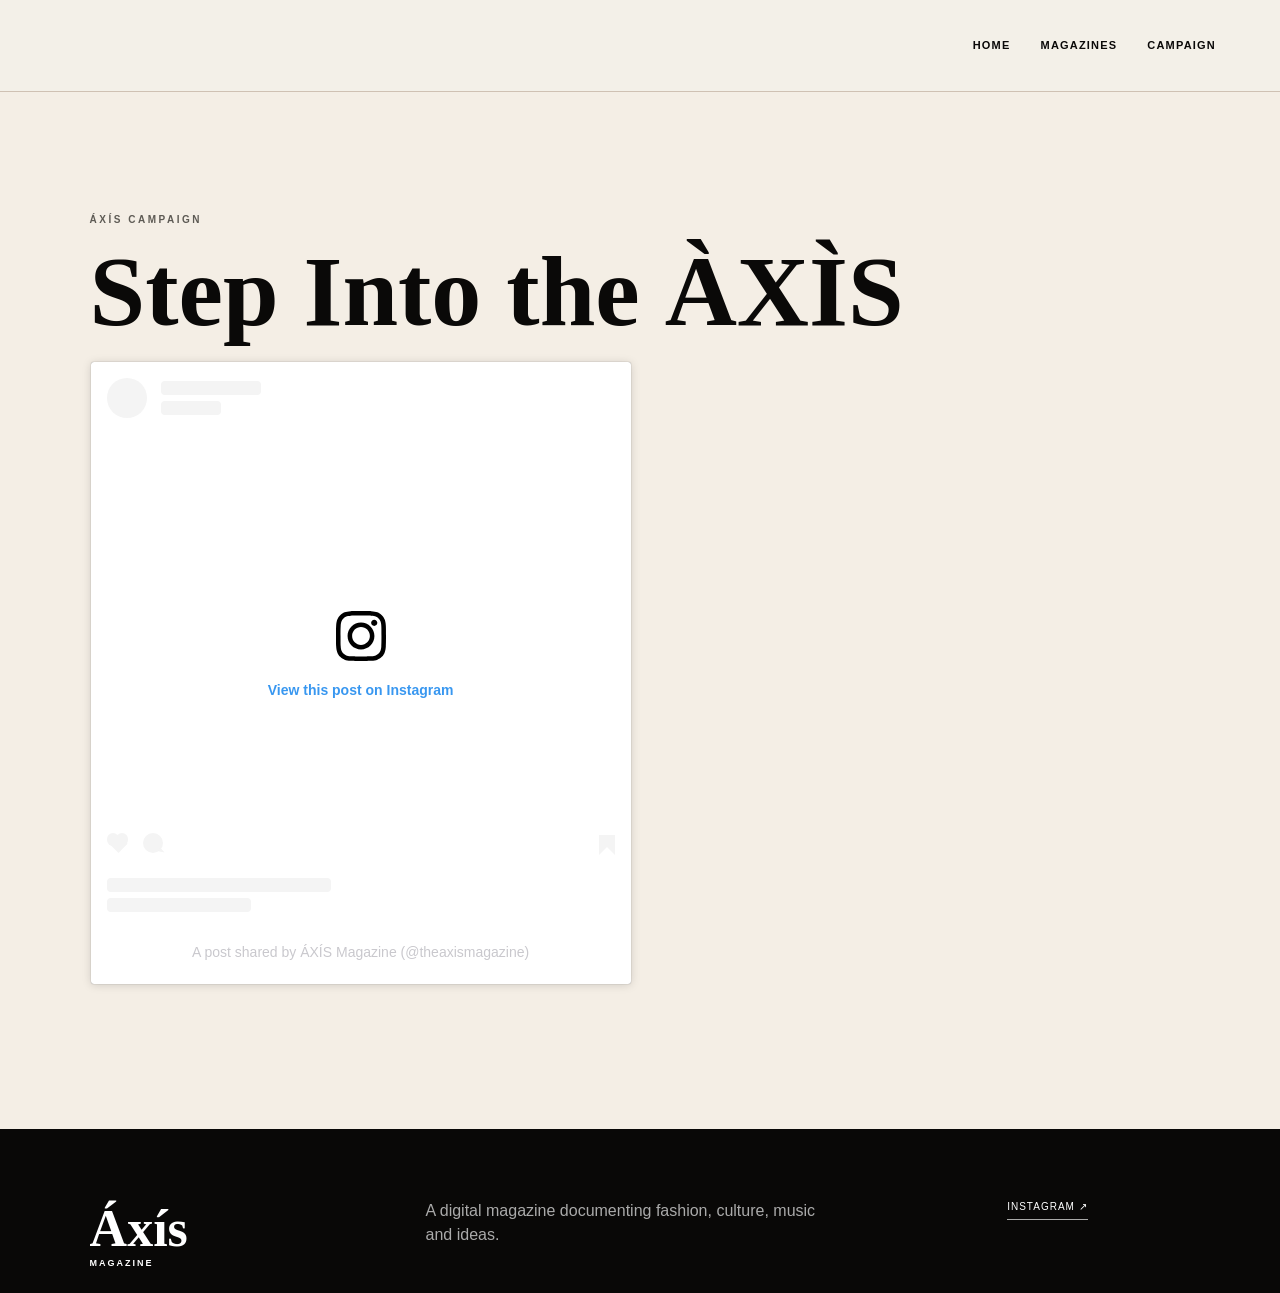
<file: Axis_Magazine_Music_Update/campaign.html>
<!doctype html>
<html lang="en">
<head>
<meta charset="utf-8">
<meta name="viewport" content="width=device-width,initial-scale=1">
<title>Campaign — Áxís Magazine</title>
<link rel="stylesheet" href="css/style.css">
</head>
<body>
<header class="site-header">
  <a class="brand" href="index.html"></a>
  <nav class="desktop-nav">
    <a href="index.html">Home</a>
    <a href="magazines.html">Magazines</a>
    <a href="campaign.html">Campaign</a>
  </nav>
</header>
<main style="min-height:70vh;padding:120px 7vw">
  <p class="eyebrow dark">ÁXÍS CAMPAIGN</p>
  <h1 style="font-family:Georgia,serif;font-size:clamp(60px,9vw,100px);line-height:.9">Step Into the ÀXÌS</h1>
 <br><blockquote class="instagram-media" data-instgrm-captioned data-instgrm-permalink="https://www.instagram.com/reel/DZenUvDMvJ6/?utm_source=ig_embed&amp;utm_campaign=loading" data-instgrm-version="14" style=" background:#FFF; border:0; border-radius:3px; box-shadow:0 0 1px 0 rgba(0,0,0,0.5),0 1px 10px 0 rgba(0,0,0,0.15); margin: 1px; max-width:540px; min-width:326px; padding:0; width:99.375%; width:-webkit-calc(100% - 2px); width:calc(100% - 2px);"><div style="padding:16px;"> <a href="https://www.instagram.com/reel/DZenUvDMvJ6/?utm_source=ig_embed&amp;utm_campaign=loading" style=" background:#FFFFFF; line-height:0; padding:0 0; text-align:center; text-decoration:none; width:100%;" target="_blank"> <div style=" display: flex; flex-direction: row; align-items: center;"> <div style="background-color: #F4F4F4; border-radius: 50%; flex-grow: 0; height: 40px; margin-right: 14px; width: 40px;"></div> <div style="display: flex; flex-direction: column; flex-grow: 1; justify-content: center;"> <div style=" background-color: #F4F4F4; border-radius: 4px; flex-grow: 0; height: 14px; margin-bottom: 6px; width: 100px;"></div> <div style=" background-color: #F4F4F4; border-radius: 4px; flex-grow: 0; height: 14px; width: 60px;"></div></div></div><div style="padding: 19% 0;"></div> <div style="display:block; height:50px; margin:0 auto 12px; width:50px;"><svg width="50px" height="50px" viewBox="0 0 60 60" version="1.1" xmlns="https://www.w3.org/2000/svg" xmlns:xlink="https://www.w3.org/1999/xlink"><g stroke="none" stroke-width="1" fill="none" fill-rule="evenodd"><g transform="translate(-511.000000, -20.000000)" fill="#000000"><g><path d="M556.869,30.41 C554.814,30.41 553.148,32.076 553.148,34.131 C553.148,36.186 554.814,37.852 556.869,37.852 C558.924,37.852 560.59,36.186 560.59,34.131 C560.59,32.076 558.924,30.41 556.869,30.41 M541,60.657 C535.114,60.657 530.342,55.887 530.342,50 C530.342,44.114 535.114,39.342 541,39.342 C546.887,39.342 551.658,44.114 551.658,50 C551.658,55.887 546.887,60.657 541,60.657 M541,33.886 C532.1,33.886 524.886,41.1 524.886,50 C524.886,58.899 532.1,66.113 541,66.113 C549.9,66.113 557.115,58.899 557.115,50 C557.115,41.1 549.9,33.886 541,33.886 M565.378,62.101 C565.244,65.022 564.756,66.606 564.346,67.663 C563.803,69.06 563.154,70.057 562.106,71.106 C561.058,72.155 560.06,72.803 558.662,73.347 C557.607,73.757 556.021,74.244 553.102,74.378 C549.944,74.521 548.997,74.552 541,74.552 C533.003,74.552 532.056,74.521 528.898,74.378 C525.979,74.244 524.393,73.757 523.338,73.347 C521.94,72.803 520.942,72.155 519.894,71.106 C518.846,70.057 518.197,69.06 517.654,67.663 C517.244,66.606 516.755,65.022 516.623,62.101 C516.479,58.943 516.448,57.996 516.448,50 C516.448,42.003 516.479,41.056 516.623,37.899 C516.755,34.978 517.244,33.391 517.654,32.338 C518.197,30.938 518.846,29.942 519.894,28.894 C520.942,27.846 521.94,27.196 523.338,26.654 C524.393,26.244 525.979,25.756 528.898,25.623 C532.057,25.479 533.004,25.448 541,25.448 C548.997,25.448 549.943,25.479 553.102,25.623 C556.021,25.756 557.607,26.244 558.662,26.654 C560.06,27.196 561.058,27.846 562.106,28.894 C563.154,29.942 563.803,30.938 564.346,32.338 C564.756,33.391 565.244,34.978 565.378,37.899 C565.522,41.056 565.552,42.003 565.552,50 C565.552,57.996 565.522,58.943 565.378,62.101 M570.82,37.631 C570.674,34.438 570.167,32.258 569.425,30.349 C568.659,28.377 567.633,26.702 565.965,25.035 C564.297,23.368 562.623,22.342 560.652,21.575 C558.743,20.834 556.562,20.326 553.369,20.18 C550.169,20.033 549.148,20 541,20 C532.853,20 531.831,20.033 528.631,20.18 C525.438,20.326 523.257,20.834 521.349,21.575 C519.376,22.342 517.703,23.368 516.035,25.035 C514.368,26.702 513.342,28.377 512.574,30.349 C511.834,32.258 511.326,34.438 511.181,37.631 C511.035,40.831 511,41.851 511,50 C511,58.147 511.035,59.17 511.181,62.369 C511.326,65.562 511.834,67.743 512.574,69.651 C513.342,71.625 514.368,73.296 516.035,74.965 C517.703,76.634 519.376,77.658 521.349,78.425 C523.257,79.167 525.438,79.673 528.631,79.82 C531.831,79.965 532.853,80.001 541,80.001 C549.148,80.001 550.169,79.965 553.369,79.82 C556.562,79.673 558.743,79.167 560.652,78.425 C562.623,77.658 564.297,76.634 565.965,74.965 C567.633,73.296 568.659,71.625 569.425,69.651 C570.167,67.743 570.674,65.562 570.82,62.369 C570.966,59.17 571,58.147 571,50 C571,41.851 570.966,40.831 570.82,37.631"></path></g></g></g></svg></div><div style="padding-top: 8px;"> <div style=" color:#3897f0; font-family:Arial,sans-serif; font-size:14px; font-style:normal; font-weight:550; line-height:18px;">View this post on Instagram</div></div><div style="padding: 12.5% 0;"></div> <div style="display: flex; flex-direction: row; margin-bottom: 14px; align-items: center;"><div> <div style="background-color: #F4F4F4; border-radius: 50%; height: 12.5px; width: 12.5px; transform: translateX(0px) translateY(7px);"></div> <div style="background-color: #F4F4F4; height: 12.5px; transform: rotate(-45deg) translateX(3px) translateY(1px); width: 12.5px; flex-grow: 0; margin-right: 14px; margin-left: 2px;"></div> <div style="background-color: #F4F4F4; border-radius: 50%; height: 12.5px; width: 12.5px; transform: translateX(9px) translateY(-18px);"></div></div><div style="margin-left: 8px;"> <div style=" background-color: #F4F4F4; border-radius: 50%; flex-grow: 0; height: 20px; width: 20px;"></div> <div style=" width: 0; height: 0; border-top: 2px solid transparent; border-left: 6px solid #f4f4f4; border-bottom: 2px solid transparent; transform: translateX(16px) translateY(-4px) rotate(30deg)"></div></div><div style="margin-left: auto;"> <div style=" width: 0px; border-top: 8px solid #F4F4F4; border-right: 8px solid transparent; transform: translateY(16px);"></div> <div style=" background-color: #F4F4F4; flex-grow: 0; height: 12px; width: 16px; transform: translateY(-4px);"></div> <div style=" width: 0; height: 0; border-top: 8px solid #F4F4F4; border-left: 8px solid transparent; transform: translateY(-4px) translateX(8px);"></div></div></div> <div style="display: flex; flex-direction: column; flex-grow: 1; justify-content: center; margin-bottom: 24px;"> <div style=" background-color: #F4F4F4; border-radius: 4px; flex-grow: 0; height: 14px; margin-bottom: 6px; width: 224px;"></div> <div style=" background-color: #F4F4F4; border-radius: 4px; flex-grow: 0; height: 14px; width: 144px;"></div></div></a><p style=" color:#c9c8cd; font-family:Arial,sans-serif; font-size:14px; line-height:17px; margin-bottom:0; margin-top:8px; overflow:hidden; padding:8px 0 7px; text-align:center; text-overflow:ellipsis; white-space:nowrap;"><a href="https://www.instagram.com/reel/DZenUvDMvJ6/?utm_source=ig_embed&amp;utm_campaign=loading" style=" color:#c9c8cd; font-family:Arial,sans-serif; font-size:14px; font-style:normal; font-weight:normal; line-height:17px; text-decoration:none;" target="_blank">A post shared by ÁXÍS Magazine (@theaxismagazine)</a></p></div></blockquote>
<script async src="//www.instagram.com/embed.js"></script></br>
</main>
<footer>
  <div class="footer-top">
    <div class="footer-brand">Áxís<small>MAGAZINE</small></div>
    <div class="footer-description">A digital magazine documenting fashion, culture, music and ideas.</div>
    <div class="socials"><a href="https://www.instagram.com/theaxismagazine" target="_blank" rel="noopener noreferrer">Instagram ↗</a></div>
  </div>
</footer>
</body>
</html>
</file>
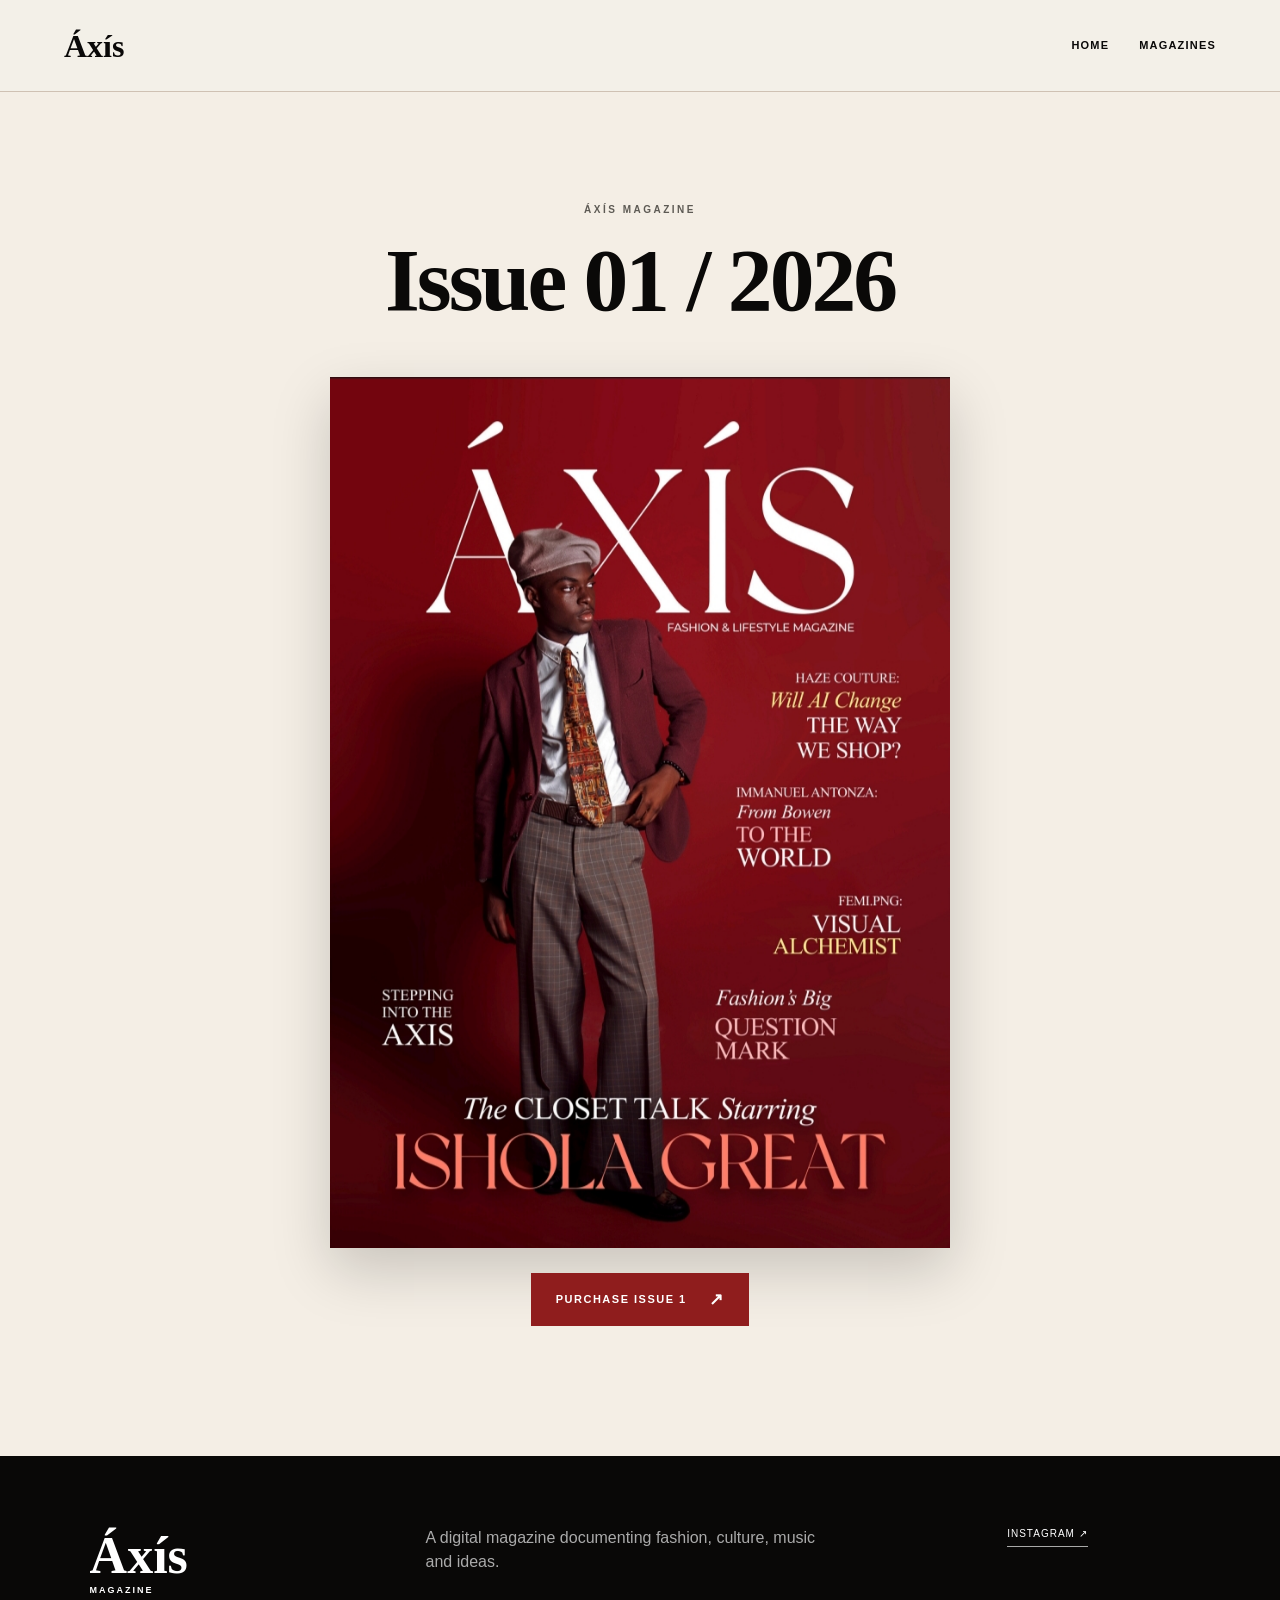
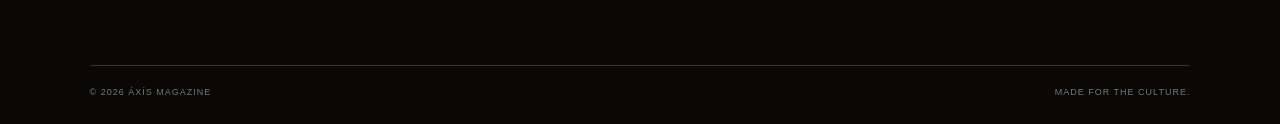
<file: Axis_Magazine_Music_Update/magazine.html>
<!DOCTYPE html>
<html lang="en">
<head>
  <meta charset="UTF-8">
  <meta name="viewport" content="width=device-width, initial-scale=1.0">
  <title>Magazines — Áxís Magazine</title>
  <link rel="stylesheet" href="css/style.css">

<style>
.magazine-page{
  min-height:70vh;
  padding:110px 7vw 130px;
  background:var(--paper);
}
.magazine-intro{
  max-width:760px;
  margin:0 auto;
  text-align:center;
}
.magazine-intro h1{
  font-family:var(--serif);
  font-size:clamp(48px,7vw,92px);
  line-height:.95;
  margin:18px 0 55px;
  letter-spacing:-3px;
}
.issue-card{
  max-width:620px;
  margin:0 auto;
}
.issue-card img{
  width:100%;
  height:auto;
  object-fit:cover;
  box-shadow:0 22px 55px rgba(0,0,0,.18);
}
.purchase-issue{
  display:inline-flex;
  align-items:center;
  justify-content:center;
  gap:22px;
  margin-top:25px;
  padding:16px 25px;
  background:var(--red);
  color:#fff;
  font:700 11px var(--sans);
  text-transform:uppercase;
  letter-spacing:1.5px;
  transition:transform .25s ease, background-color .25s ease;
}
.purchase-issue:hover{
  transform:scale(1.05);
  background:var(--deep-red);
}
.purchase-issue span{font-size:17px}
</style>

</head>
<body>
  <header class="site-header">
    <a class="brand" href="index.html" aria-label="Áxís Magazine home">
      <span>Áxís</span>
    </a>
    <nav class="desktop-nav" aria-label="Main navigation">
      <a href="index.html">Home</a>
      <a href="magazines.html">Magazines</a>
    </nav>
  </header>

  <main class="magazine-page">
    <section class="magazine-intro">
      <p class="eyebrow dark">ÁXÍS MAGAZINE</p>
      <h1>Issue 01 / 2026</h1>

      <div class="issue-card">
        <img src="images/issue-01-cover.jpg" alt="Áxís Magazine Issue 01 cover">
        <a class="purchase-issue" href="https://selar.com/m/axismagazine" target="_blank" rel="noopener noreferrer">
          Purchase Issue 1 <span>↗</span>
        </a>
      </div>
    </section>
  </main>

  <footer>
    <div class="footer-top">
      <div class="footer-brand">Áxís<small>MAGAZINE</small></div>
      <div class="footer-description">A digital magazine documenting fashion, culture, music and ideas.</div>
      <div class="socials">
        <a href="https://www.instagram.com/theaxismagazine" target="_blank" rel="noopener noreferrer">Instagram ↗</a>
      </div>
    </div>
    <div class="footer-bottom">
      <span>© 2026 Áxís Magazine</span>
      <span>Made for the culture.</span>
    </div>
  </footer>
</body>
</html>
</file>
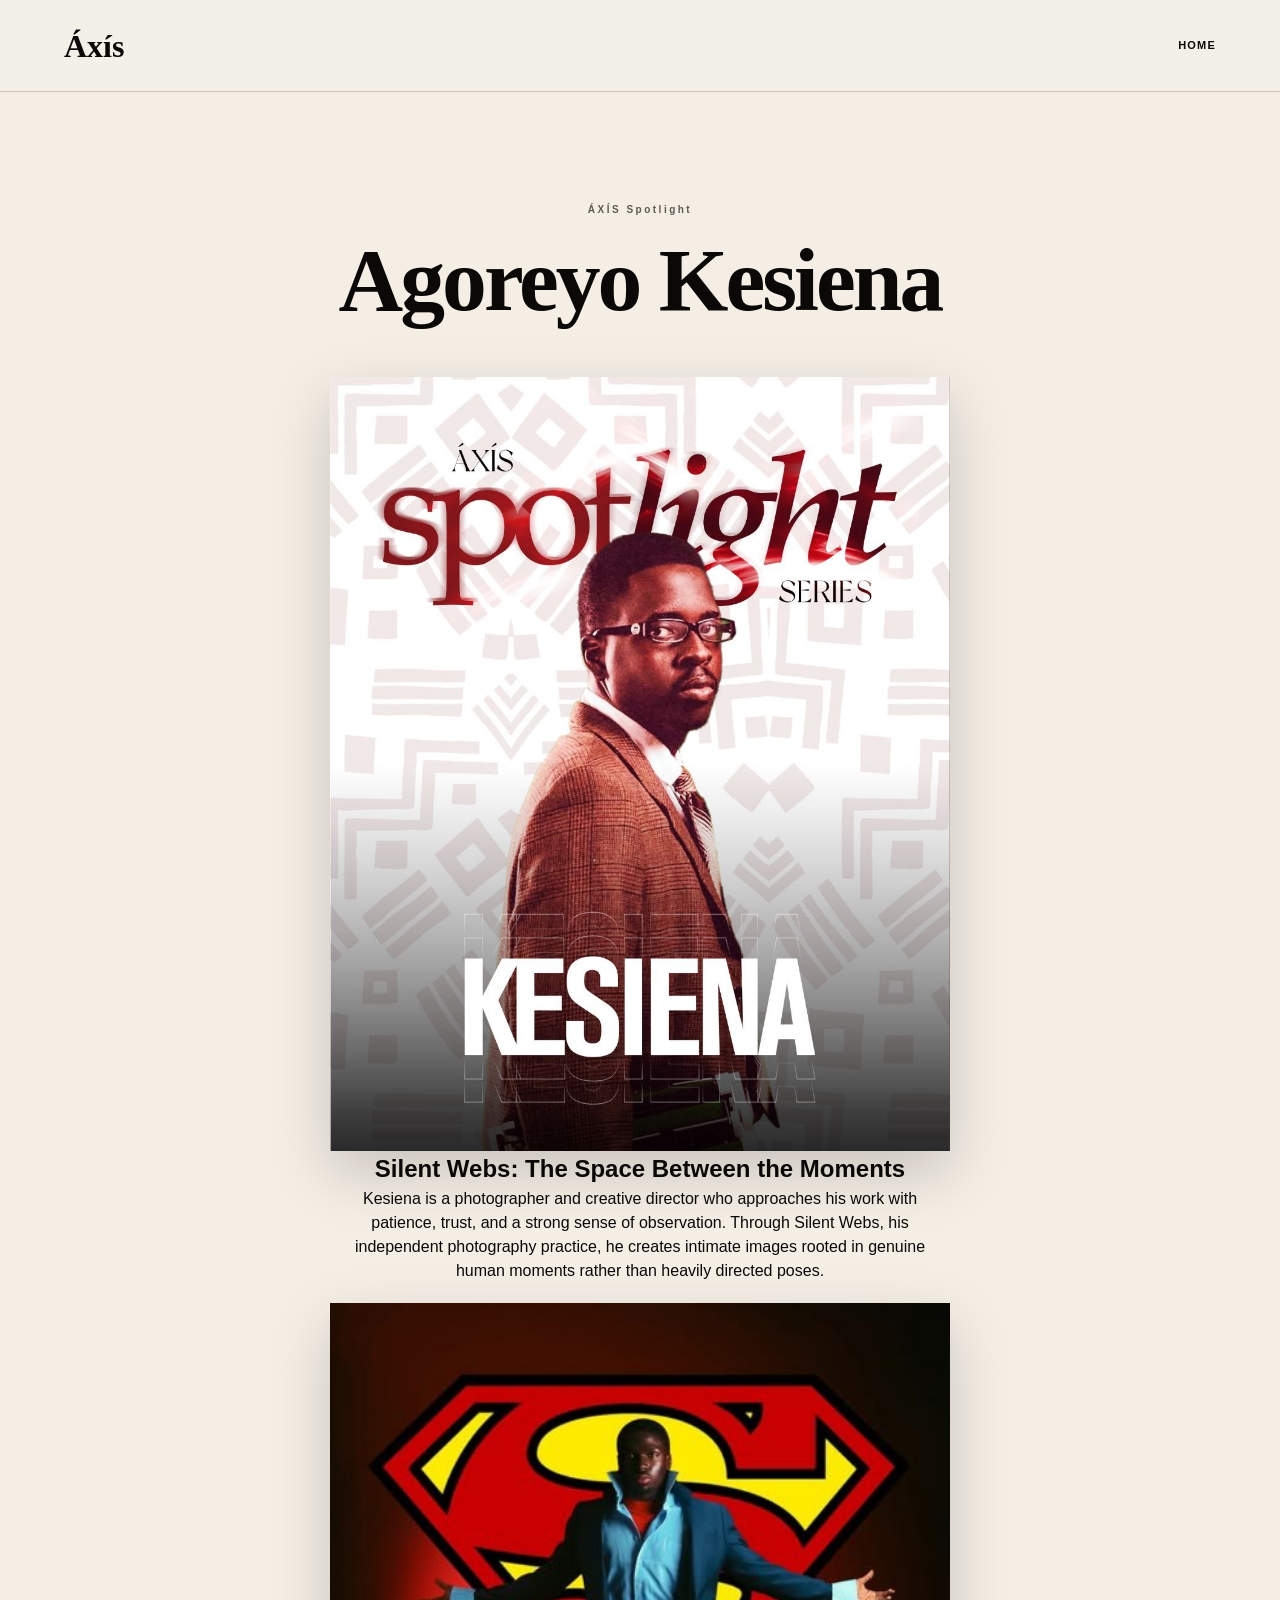
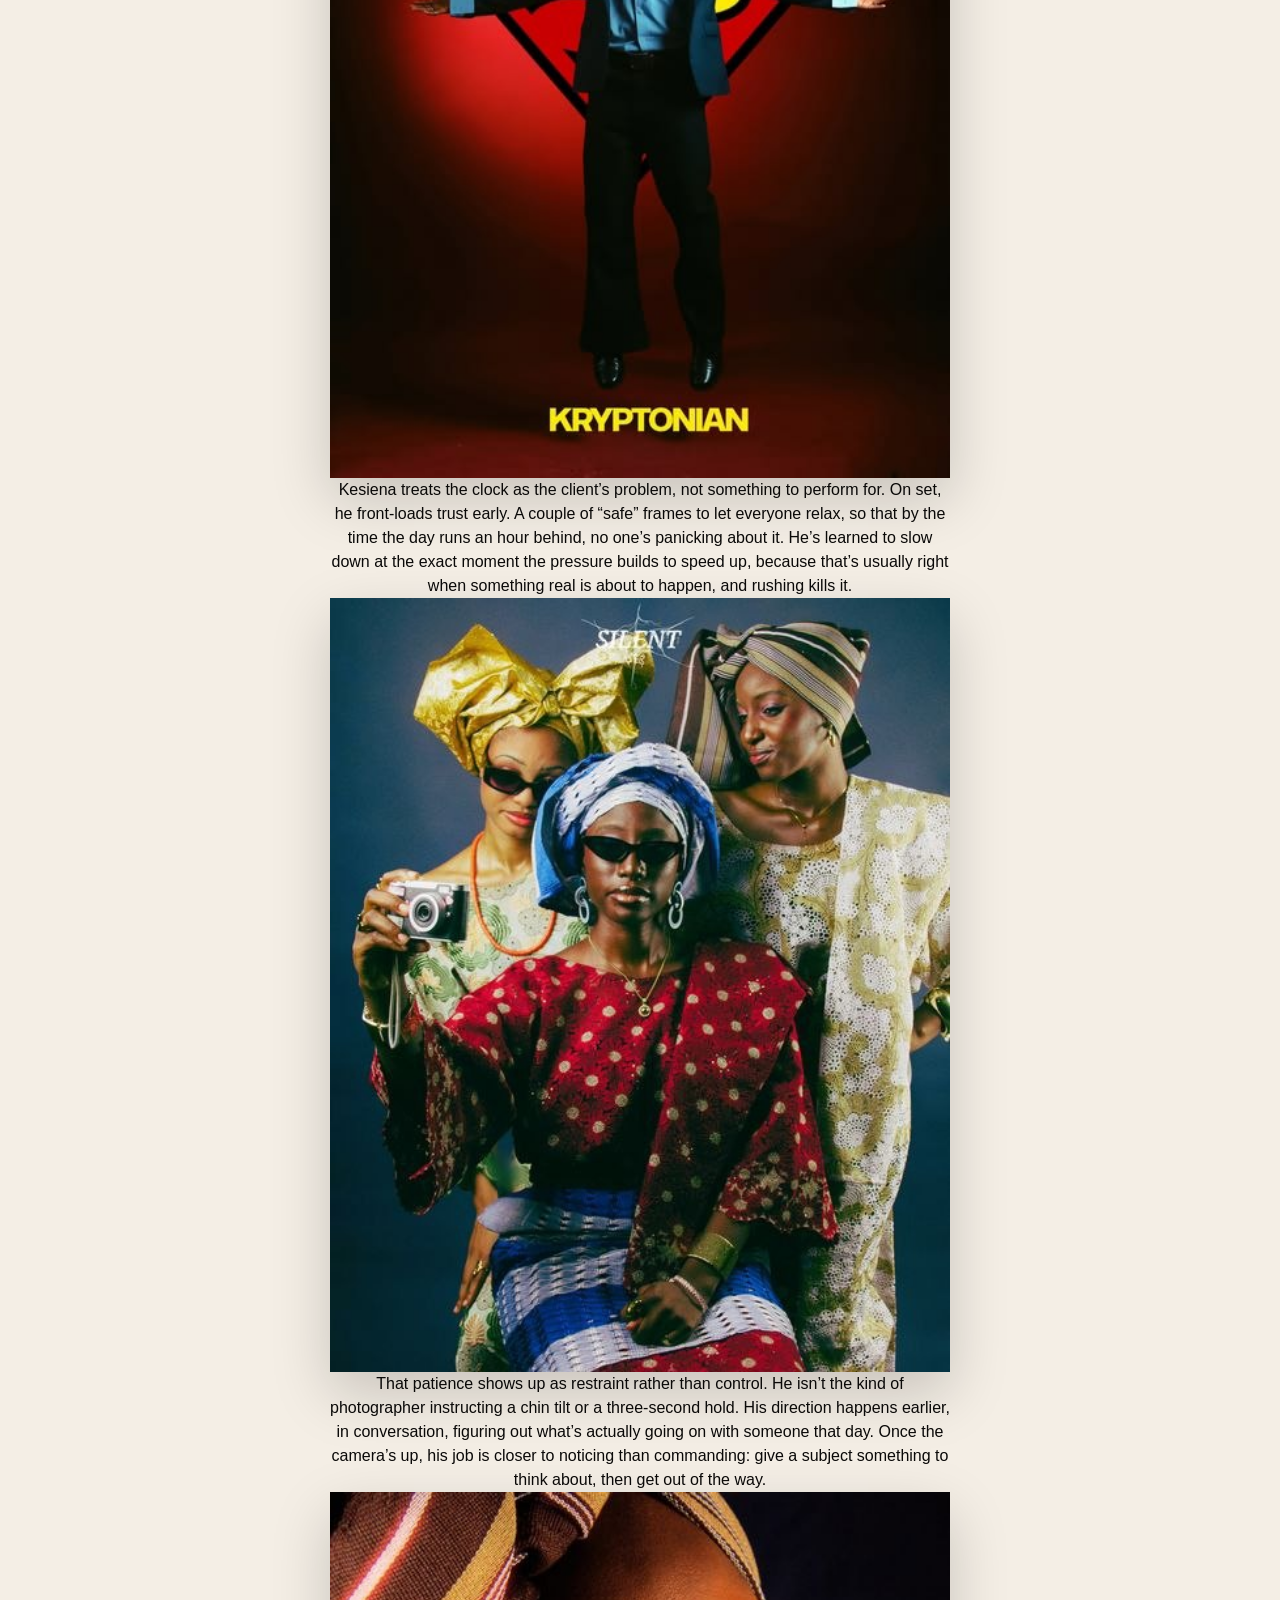
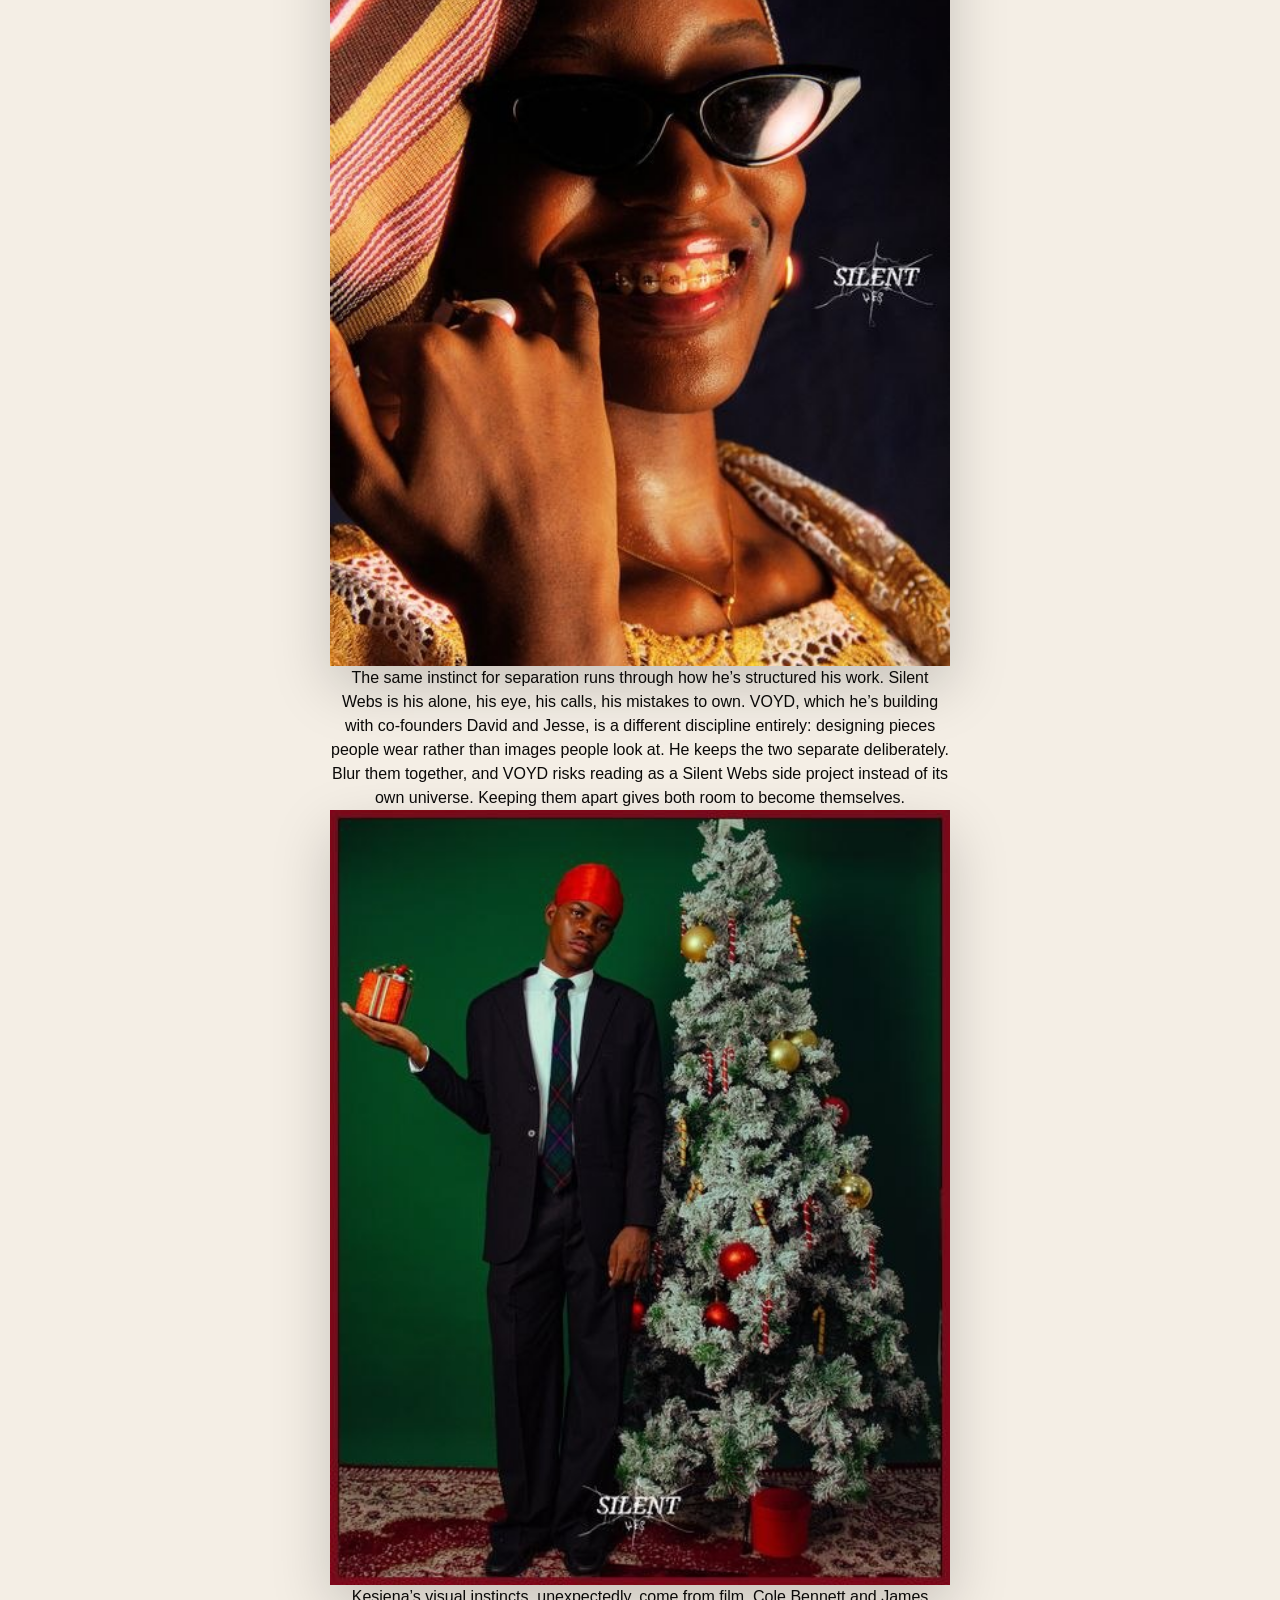
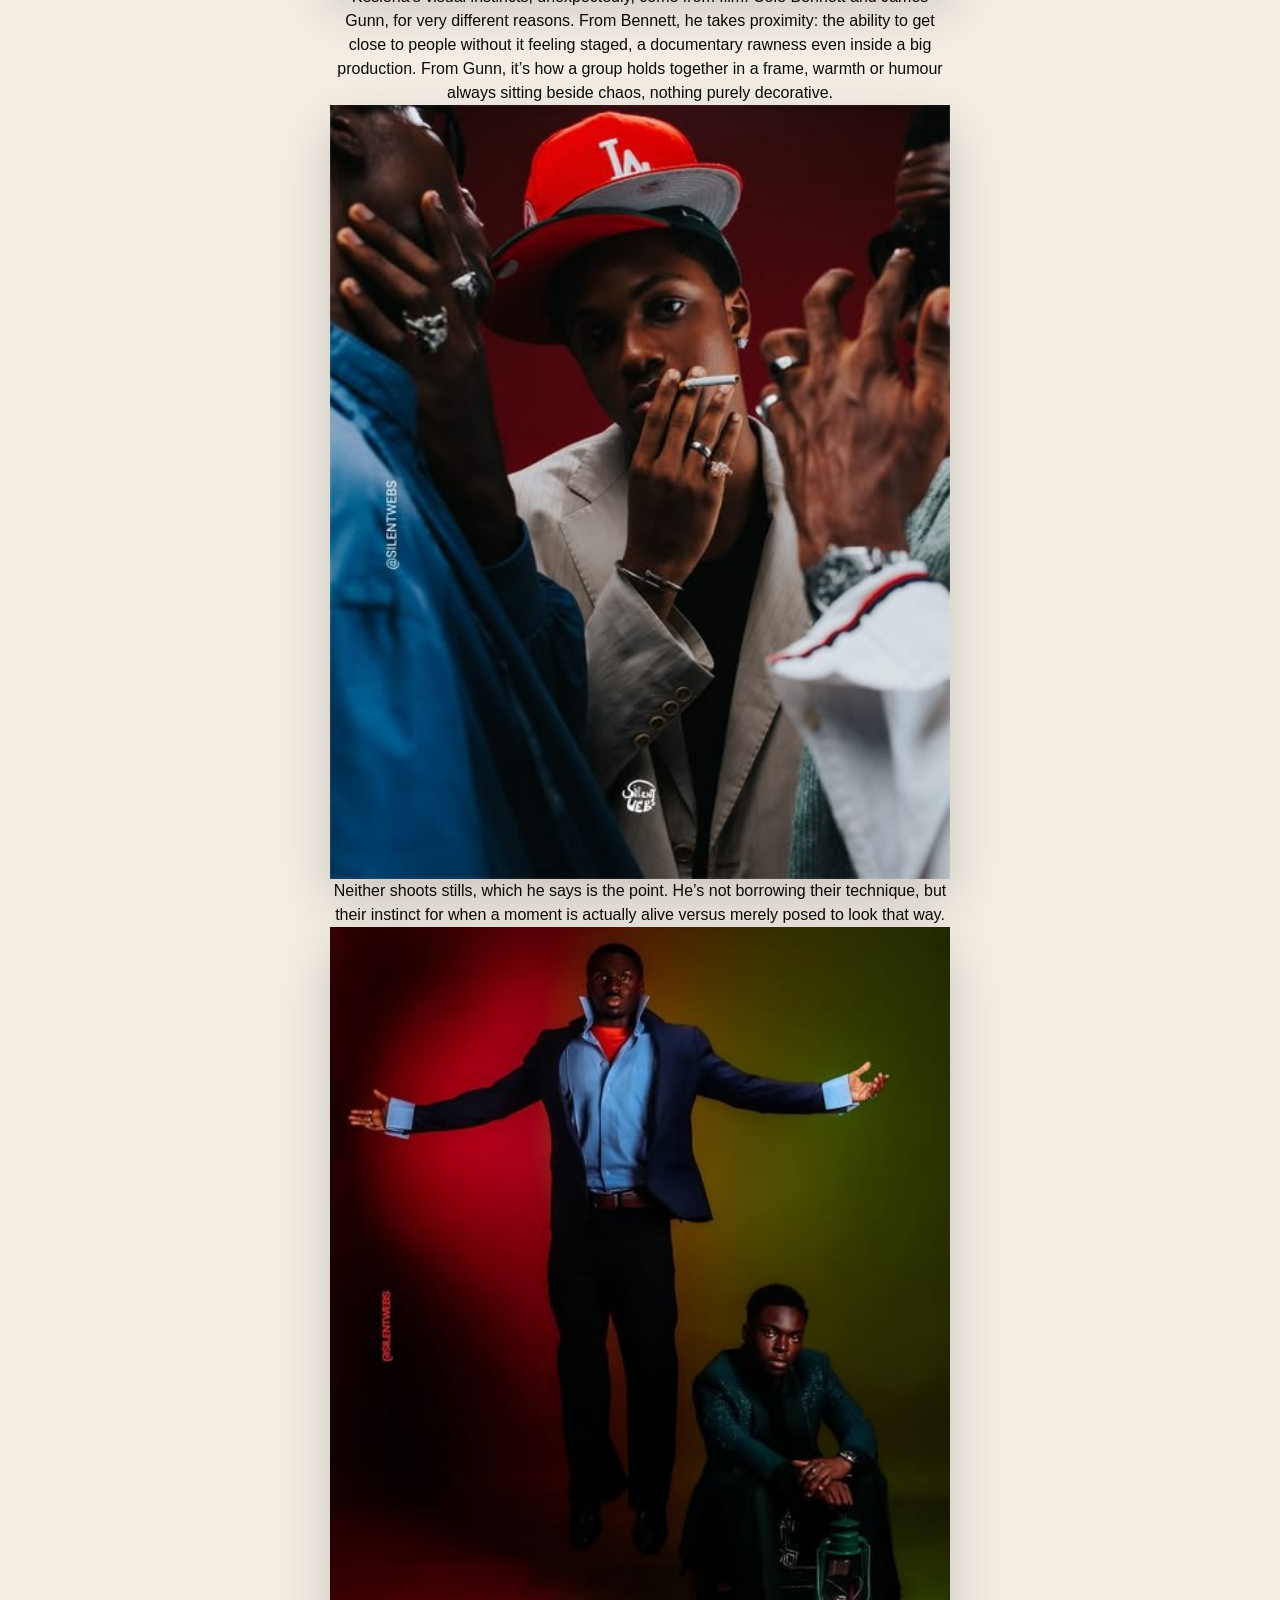
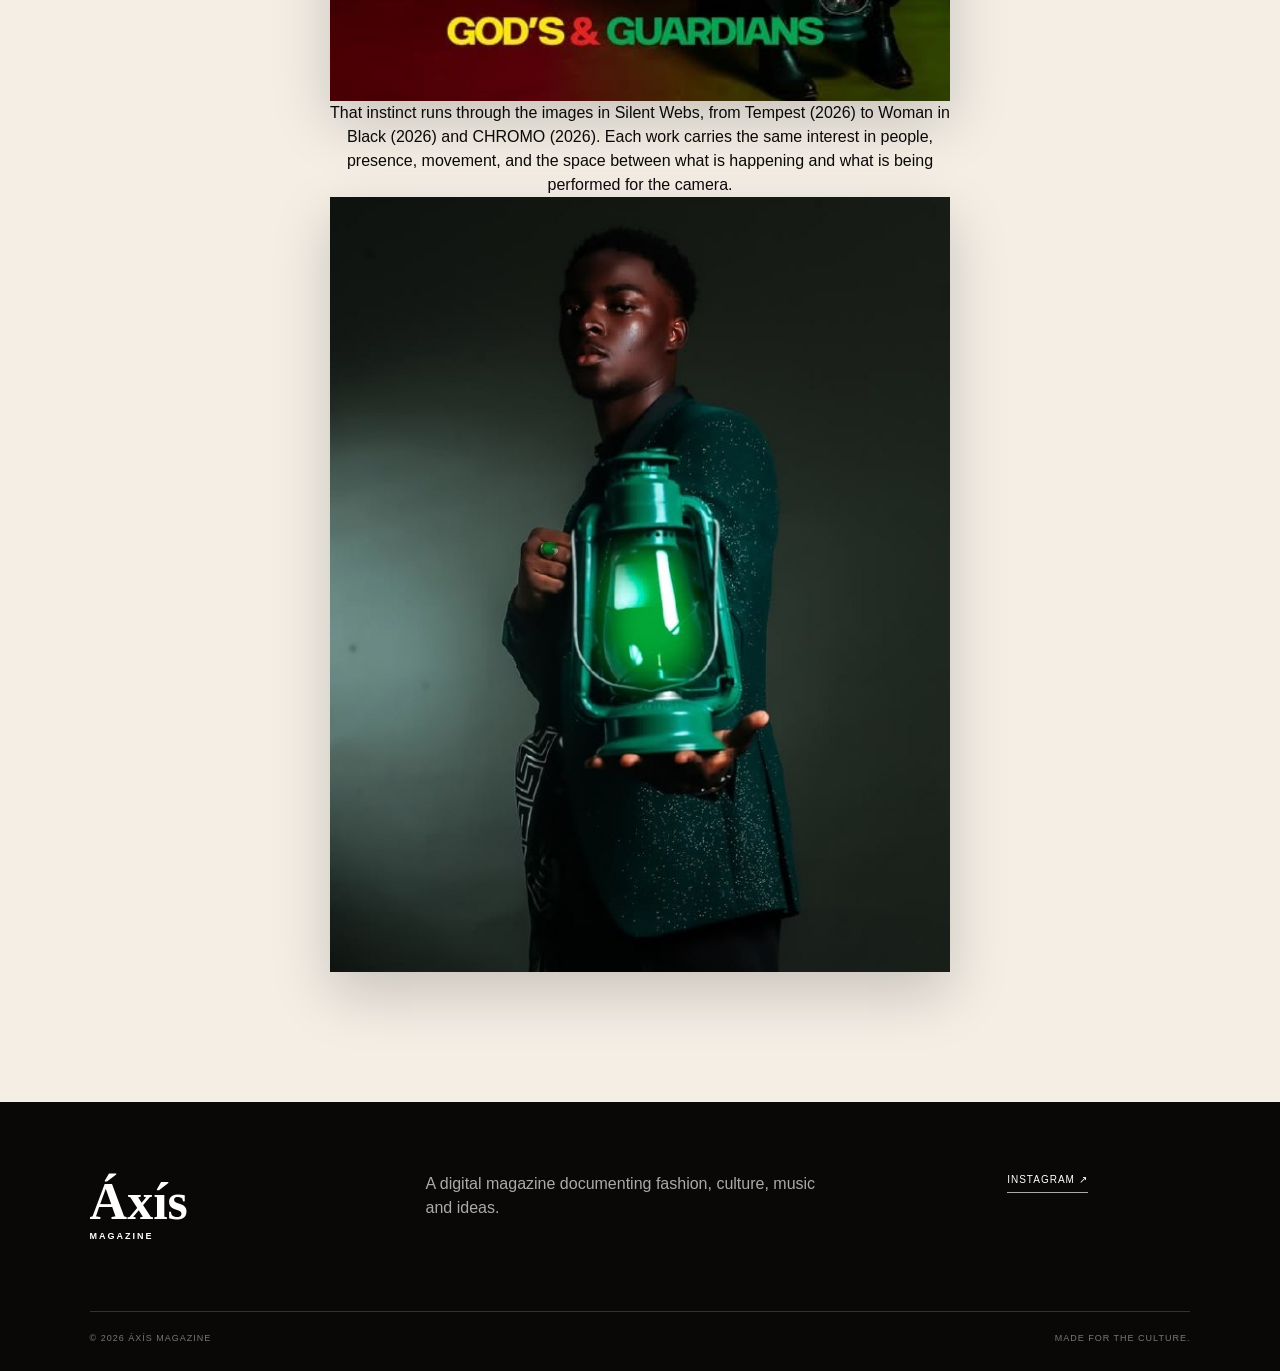
<file: Axis_Magazine_Music_Update/spotlight.html>
<!DOCTYPE html>
<html lang="en">
<head>
  <meta charset="UTF-8">
  <meta name="viewport" content="width=device-width, initial-scale=1.0">
  <title>Magazines — Áxís Magazine</title>
  <link rel="stylesheet" href="css/style.css">

<style>
.magazine-page{
  min-height:70vh;
  padding:110px 7vw 130px;
  background:var(--paper);
}
.magazine-intro{
  max-width:760px;
  margin:0 auto;
  text-align:center;
}
.magazine-intro h1{
  font-family:var(--serif);
  font-size:clamp(48px,7vw,92px);
  line-height:.95;
  margin:18px 0 55px;
  letter-spacing:-3px;
}
.issue-card{
  max-width:620px;
  margin:0 auto;
}
.issue-card img{
  width:100%;
  height:auto;
  object-fit:cover;
  box-shadow:0 22px 55px rgba(0,0,0,.18);
}
.purchase-issue{
  display:inline-flex;
  align-items:center;
  justify-content:center;
  gap:22px;
  margin-top:25px;
  padding:16px 25px;
  background:var(--red);
  color:#fff;
  font:700 11px var(--sans);
  text-transform:uppercase;
  letter-spacing:1.5px;
  transition:transform .25s ease, background-color .25s ease;
}
.purchase-issue:hover{
  transform:scale(1.05);
  background:var(--deep-red);
}
.purchase-issue span{font-size:17px}
</style>

</head>
<body>
  <header class="site-header">
    <a class="brand" href="index.html" aria-label="Áxís Magazine home">
      <span>Áxís</span>
    </a>
    <nav class="desktop-nav" aria-label="Main navigation">
      <a href="index.html">Home</a>
    
    </nav>
  </header>

  <main class="magazine-page">
    <section class="magazine-intro">
      <p class="eyebrow dark">ÁXÍS Spotlight</p>
      <h1>Agoreyo Kesiena</h1>

      <div class="issue-card">
        <img src="images/feature.jpg" alt="Axis Spotlight: Agoreyo Kesiena">
        <h2>Silent Webs: The Space Between the Moments</h2>
        <p>Kesiena is a photographer and creative director who approaches his work with patience, 
trust, and a strong sense of observation. Through Silent Webs, his independent photography 
practice, he creates intimate images rooted in genuine human moments rather than heavily 
directed poses. 
<img src="images/superman.jpg" alt="Áxís Magazine Issue 01 cover" style="width:100%; height:auto; object-fit:cover; box-shadow:0 22px 55px rgba(0,0,0,.18); margin-top:20px;">
</p>
<p>Kesiena treats the clock as the client’s problem, not something to perform for. On set, he 
front-loads trust early. A couple of “safe” frames to let everyone relax, so that by the time the 
day runs an hour behind, no one’s panicking about it. He’s learned to slow down at the exact 
moment the pressure builds to speed up, because that’s usually right when something real is 
about to happen, and rushing kills it. <img src="images/agrosilent.jpg"</p>
<p>That patience shows up as restraint rather than control. He isn’t the kind of photographer 
instructing a chin tilt or a three-second hold. His direction happens earlier, in conversation, 
figuring out what’s actually going on with someone that day. Once the camera’s up, his job is 
closer to noticing than commanding: give a subject something to think about, then get out of the 
way. <img src="images/silent.jpg"</p>
<p>The same instinct for separation runs through how he’s structured his work. Silent Webs 
is his alone, his eye, his calls, his mistakes to own. VOYD, which he’s building with co-founders 
David and Jesse, is a different discipline entirely: designing pieces people wear rather than 
images people look at. He keeps the two separate deliberately. Blur them together, and VOYD 
risks reading as a Silent Webs side project instead of its own universe. Keeping them apart gives 
both room to become themselves. <img src="images/durag.jpg"</p>
<p>
    Kesiena’s visual instincts, unexpectedly, come from film. Cole Bennett and James Gunn, 
for very different reasons. From Bennett, he takes proximity: the ability to get close to people 
without it feeling staged, a documentary rawness even inside a big production. From Gunn, it’s 
how a group holds together in a frame, warmth or humour always sitting beside chaos, nothing 
purely decorative. 
<img src="images/smoke.jpg"
</p>
<p>
    Neither shoots stills, which he says is the point. He’s not borrowing their technique, but 
their instinct for when a moment is actually alive versus merely posed to look that way. <img src="images/standing.jpg"
</p>
<p>
    That instinct runs through the images in Silent Webs, from Tempest (2026) to Woman in 
Black (2026) and CHROMO (2026). Each work carries the same interest in people, presence, 
movement, and the space between what is happening and what is being performed for the 
camera. <img src="images/lantern.jpg"
</p>
        
      </div>
    </section>
  </main>

  <footer>
    <div class="footer-top">
      <div class="footer-brand">Áxís<small>MAGAZINE</small></div>
      <div class="footer-description">A digital magazine documenting fashion, culture, music and ideas.</div>
      <div class="socials">
        <a href="https://www.instagram.com/theaxismagazine" target="_blank" rel="noopener noreferrer">Instagram ↗</a>
      </div>
    </div>
    <div class="footer-bottom">
      <span>© 2026 Áxís Magazine</span>
      <span>Made for the culture.</span>
    </div>
  </footer>
</body>
</html>
</file>
<file: Axis_Magazine_Music_Update/css/style.css>
*{box-sizing:border-box;margin:0;padding:0}
:root{--black:#0a0908;--paper:#f4eee5;--red:#8f1d1d;--deep-red:#5e1111;--brown:#6b4631;--brown-light:#b18461;--muted:#74665d;--line:#cfc1b3;--serif:"Playfair Display",Georgia,serif;--sans:"DM Sans",Arial,sans-serif}
html{scroll-behavior:smooth}
body{background:var(--paper);color:var(--black);font-family:var(--sans);line-height:1.5}
a{color:inherit;text-decoration:none}
img{display:block;width:100%;height:100%;object-fit:cover}
.site-header{height:92px;padding:0 5vw;display:flex;align-items:center;justify-content:space-between;border-bottom:1px solid var(--line);background:rgba(243,240,233,.96);position:sticky;top:0;z-index:50;backdrop-filter:blur(10px)}
.brand{display:flex;align-items:baseline;gap:12px;font-family:var(--serif);font-size:32px;font-weight:700}.brand small,.footer-brand small{font:600 9px var(--sans);letter-spacing:2px}
.desktop-nav{display:flex;gap:30px;font-size:11px;font-weight:700;letter-spacing:1.2px;text-transform:uppercase}.desktop-nav a{transition:opacity .2s}.desktop-nav a:hover{opacity:.5}
.menu-toggle{display:none;border:0;background:none;width:34px}.menu-toggle span{display:block;height:1px;background:#111;margin:7px 0}
.mobile-menu{display:none}
.hero{height:calc(100vh - 92px);min-height:620px;position:relative;color:#fff;overflow:hidden}.hero-image{position:absolute;inset:0}.hero-image img{filter:grayscale(20%)}.hero-overlay{position:absolute;inset:0;background:linear-gradient(90deg,rgba(0,0,0,.68),rgba(0,0,0,.12) 70%),linear-gradient(0deg,rgba(0,0,0,.35),transparent 50%)}
.hero-content{position:absolute;left:8vw;top:50%;transform:translateY(-50%);max-width:680px}.eyebrow{font-size:10px;font-weight:700;letter-spacing:2.5px;margin-bottom:20px}.eyebrow.dark{color:#5d5a54}.hero h1{font:600 clamp(65px,9vw,145px)/.86 var(--serif);letter-spacing:-5px}.hero h1 em,h2 em{font-weight:500}.hero-copy{max-width:390px;margin:32px 0;font-size:16px;color:#e5e2dc}.button{display:inline-flex;gap:25px;align-items:center;padding:14px 18px;border:1px solid var(--black);font-size:11px;font-weight:700;text-transform:uppercase;letter-spacing:1px}.button-light{border-color:#fff}.button span{font-size:17px}.hero-side-note{position:absolute;right:30px;bottom:28px;font-size:9px;letter-spacing:2px;writing-mode:vertical-rl}
.ticker{overflow:hidden;background:var(--black);color:white;white-space:nowrap;padding:15px 0}.ticker-track{display:flex;justify-content:space-around;align-items:center;min-width:100%;font-size:10px;font-weight:700;letter-spacing:3px}.ticker b{font-size:12px}
.section{padding:110px 7vw}.section-heading{display:flex;justify-content:space-between;align-items:end;margin-bottom:60px}.section-heading h2{font:600 clamp(48px,6vw,86px)/.92 var(--serif);letter-spacing:-3px}.text-link{font-size:10px;text-transform:uppercase;font-weight:700;letter-spacing:1px;border-bottom:1px solid;padding-bottom:4px}
.featured-grid{display:grid;grid-template-columns:1.4fr 1fr 1fr;gap:30px}.story-card .card-image{height:390px;position:relative;overflow:hidden}.story-large .card-image{height:540px}.story-card img{transition:transform .7s}.story-card:hover img,.music-grid article:hover img{transform:scale(1.04)}.category{position:absolute;left:15px;bottom:15px;background:white;padding:6px 9px;font-size:9px;font-weight:700;letter-spacing:1.5px}.meta{font-size:9px;color:var(--muted);font-weight:700;letter-spacing:1.5px;margin-top:17px;text-transform:uppercase}.story-card h3{font:600 29px/1.05 var(--serif);margin-top:10px}.story-card .excerpt{font-size:12px;color:#67645e;margin-top:10px}
.dark-section,.music-section{background:var(--black);color:#f4f1eb}.dark-section .section{padding-bottom:120px}.light-link{color:#fff}.fashion-grid{display:grid;grid-template-columns:1.55fr 1fr;gap:30px}.fashion-main img{height:650px}.fashion-side img{height:500px}.fashion-caption{display:flex;gap:25px;margin-top:20px}.fashion-caption>span{font:500 26px var(--serif);color:#777}.fashion-caption p{font-size:9px;letter-spacing:1.5px}.fashion-caption h3,.fashion-side h3{font:500 34px/1 var(--serif);margin-top:6px}.fashion-side .meta{color:#aaa}
.split-section{display:grid;grid-template-columns:1fr 1.35fr;gap:80px;align-items:center}.split-title h2{font:600 clamp(52px,6vw,88px)/.9 var(--serif);letter-spacing:-3px}.split-title>p:not(.eyebrow){max-width:400px;color:#65615a;margin:30px 0}.button-dark{margin-top:5px}.culture-feature img{height:580px}.culture-feature h3{font:500 35px var(--serif);margin-top:8px}
.music-section{background:#111}.music-grid{display:grid;grid-template-columns:repeat(3,1fr);gap:30px}.music-grid img{height:410px}.music-grid .meta{color:#999}.music-grid h3{font:500 28px/1.1 var(--serif);margin-top:8px}
.compact{margin-bottom:45px}.art-grid{display:grid;grid-template-columns:1.35fr 1fr;gap:60px}.art-feature img{height:570px}.art-feature h3{font:500 38px var(--serif);margin-top:7px}.art-list article{display:grid;grid-template-columns:50px 1fr;gap:20px;padding:28px 0;border-top:1px solid var(--line)}.art-list article:last-child{border-bottom:1px solid var(--line)}.art-list article>span{font:500 22px var(--serif)}.art-list h3{font:500 29px/1.05 var(--serif);margin-top:5px}
.newsletter{background:#ded9d0;padding:90px 7vw;display:grid;grid-template-columns:1fr 1.2fr;gap:70px;align-items:end}.newsletter h2{font:600 75px/.85 var(--serif);letter-spacing:-3px}.newsletter-form label{display:block;max-width:480px;font:500 22px/1.2 var(--serif);margin-bottom:25px}.input-row{display:flex;border-bottom:1px solid #111}.input-row input{flex:1;border:0;background:transparent;padding:14px 0;font:14px var(--sans);outline:none}.input-row button{border:0;background:none;font:700 10px var(--sans);letter-spacing:1px;text-transform:uppercase;cursor:pointer}.newsletter-form small{display:block;margin-top:12px;font-size:11px}
footer{background:var(--black);color:#fff;padding:70px 7vw 25px}.footer-top{display:grid;grid-template-columns:1fr 1.5fr 1fr;gap:50px;align-items:start}.footer-brand{font:600 52px var(--serif)}.footer-brand small{display:block}.footer-description{font:15px;max-width:390px;color:#aaa}.socials{display:flex;gap:18px;justify-content:center;font-size:10px;text-transform:uppercase;letter-spacing:1px}.footer-bottom{display:flex;justify-content:space-between;border-top:1px solid #333;margin-top:70px;padding-top:20px;color:#777;font-size:9px;text-transform:uppercase;letter-spacing:1px}
@media(max-width:800px){.site-header{height:72px;padding:0 6vw}.brand{font-size:27px}.desktop-nav{display:none}.menu-toggle{display:block}.mobile-menu{position:fixed;z-index:40;top:72px;left:0;right:0;background:var(--paper);padding:20px 6vw 30px;border-bottom:1px solid var(--line);display:flex;flex-direction:column;gap:18px;transform:translateY(-120%);transition:transform .3s}.mobile-menu.open{transform:translateY(0)}.mobile-menu a{font:600 25px var(--serif)}
.hero{height:calc(100vh - 72px);min-height:580px}.hero-content{left:7vw;right:7vw}.hero h1{font-size:72px;letter-spacing:-3px}.hero-copy{font-size:14px}.hero-side-note{display:none}.section{padding:75px 6vw}.section-heading{align-items:start;gap:30px;flex-direction:column;margin-bottom:40px}.section-heading h2{font-size:54px}.featured-grid,.fashion-grid,.split-section,.music-grid,.art-grid,.newsletter{grid-template-columns:1fr;gap:45px}.story-card .card-image,.story-large .card-image{height:390px}.fashion-main img,.fashion-side img,.culture-feature img,.music-grid img,.art-feature img{height:430px}.split-title{order:0}.newsletter{padding:70px 6vw;gap:45px}.newsletter h2{font-size:62px}.footer-top{grid-template-columns:1fr;gap:30px}.socials{justify-content:flex-start}.footer-bottom{margin-top:50px}.ticker-track{gap:28px;justify-content:flex-start;width:max-content;animation:ticker 20s linear infinite}@keyframes ticker{to{transform:translateX(-50%)}}}

/* Àxìs cultural palette */
.hero-overlay{background:linear-gradient(90deg,rgba(10,9,8,.82),rgba(94,17,17,.22) 58%,rgba(107,70,49,.10)),linear-gradient(0deg,rgba(10,9,8,.45),transparent 50%)}
.ticker{background:var(--red)}
.category{background:var(--red);color:#fff}
.button-dark{background:var(--red);border-color:var(--red);color:#fff}
.dark-section{background:#170e0b}
.music-section{background:#100b09}
.newsletter{background:#d8c1ad}
footer{background:#090807}
.socials{justify-content:center!important}
.socials a{color:#fff;border-bottom:1px solid rgba(255,255,255,.65);padding-bottom:5px;transition:color .2s,border-color .2s}
.socials a:hover{color:var(--brown-light);border-color:var(--brown-light)}
.fashion-caption>span{color:var(--red)}

/* Final Áxís Magazine refinements */
.brand span{font-family:"New York","Iowan Old Style","Baskerville","Times New Roman",serif;}
.brand{font-family:"New York","Iowan Old Style","Baskerville","Times New Roman",serif;}
.hero-content .button{transition:transform .25s ease, background-color .25s ease, color .25s ease, box-shadow .25s ease;}
.hero-content .button:hover{transform:scale(1.08);box-shadow:0 12px 30px rgba(0,0,0,.25);}
.hero-content{top:auto;bottom:8%;transform:none;}
.hero-content .eyebrow{margin-bottom:22px;}
/* Latest content updates */
.fashion-caption{justify-content:flex-start;align-items:center}.fashion-caption>div{display:none}.fashion-side .meta,.fashion-side h3{display:none}.coming-soon-box{display:flex;align-items:center;justify-content:center;min-height:78px;border:1px solid rgba(0,0,0,.35);font-size:12px;font-weight:700;letter-spacing:3px;background:rgba(255,255,255,.12)}

/* Art & Ideas: category labels removed; article titles remain. */
.music-caption{margin-top:10px;font-size:12px;letter-spacing:1.2px;text-transform:uppercase;font-weight:700}
</file>
